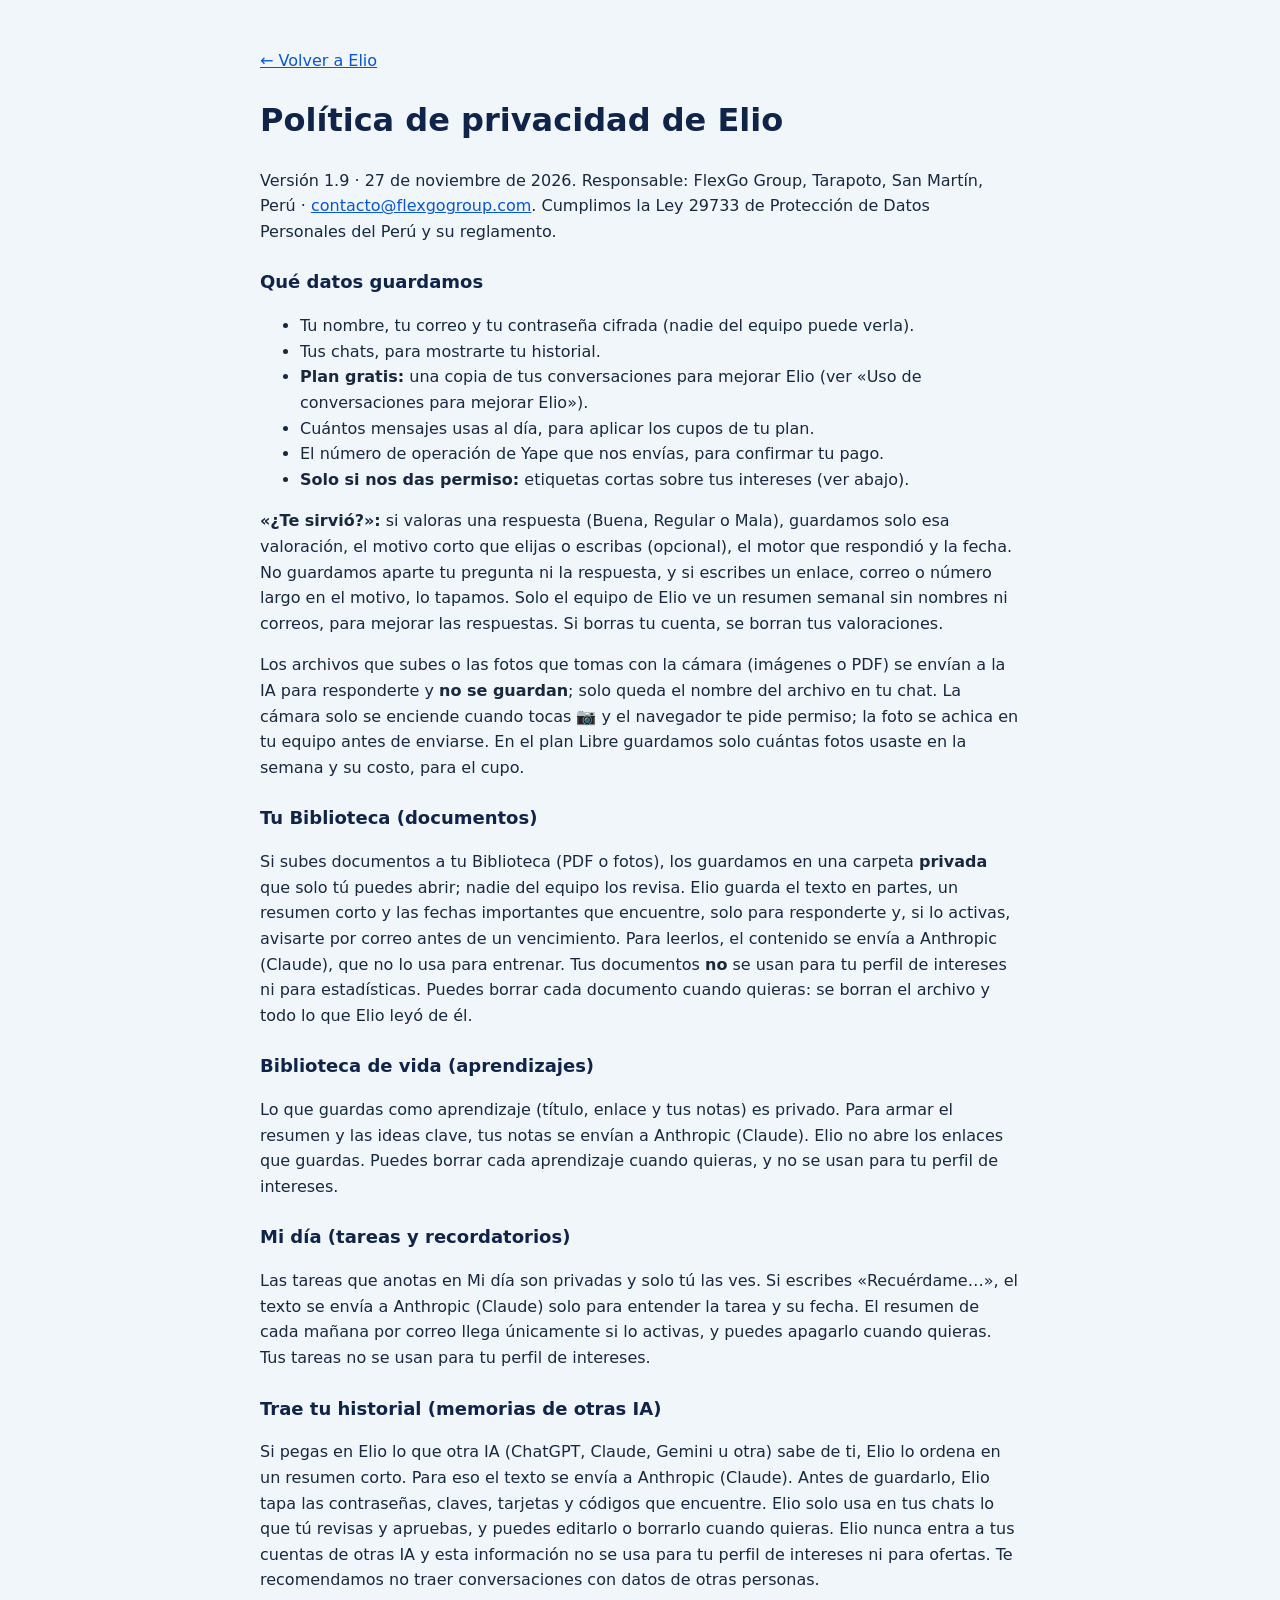
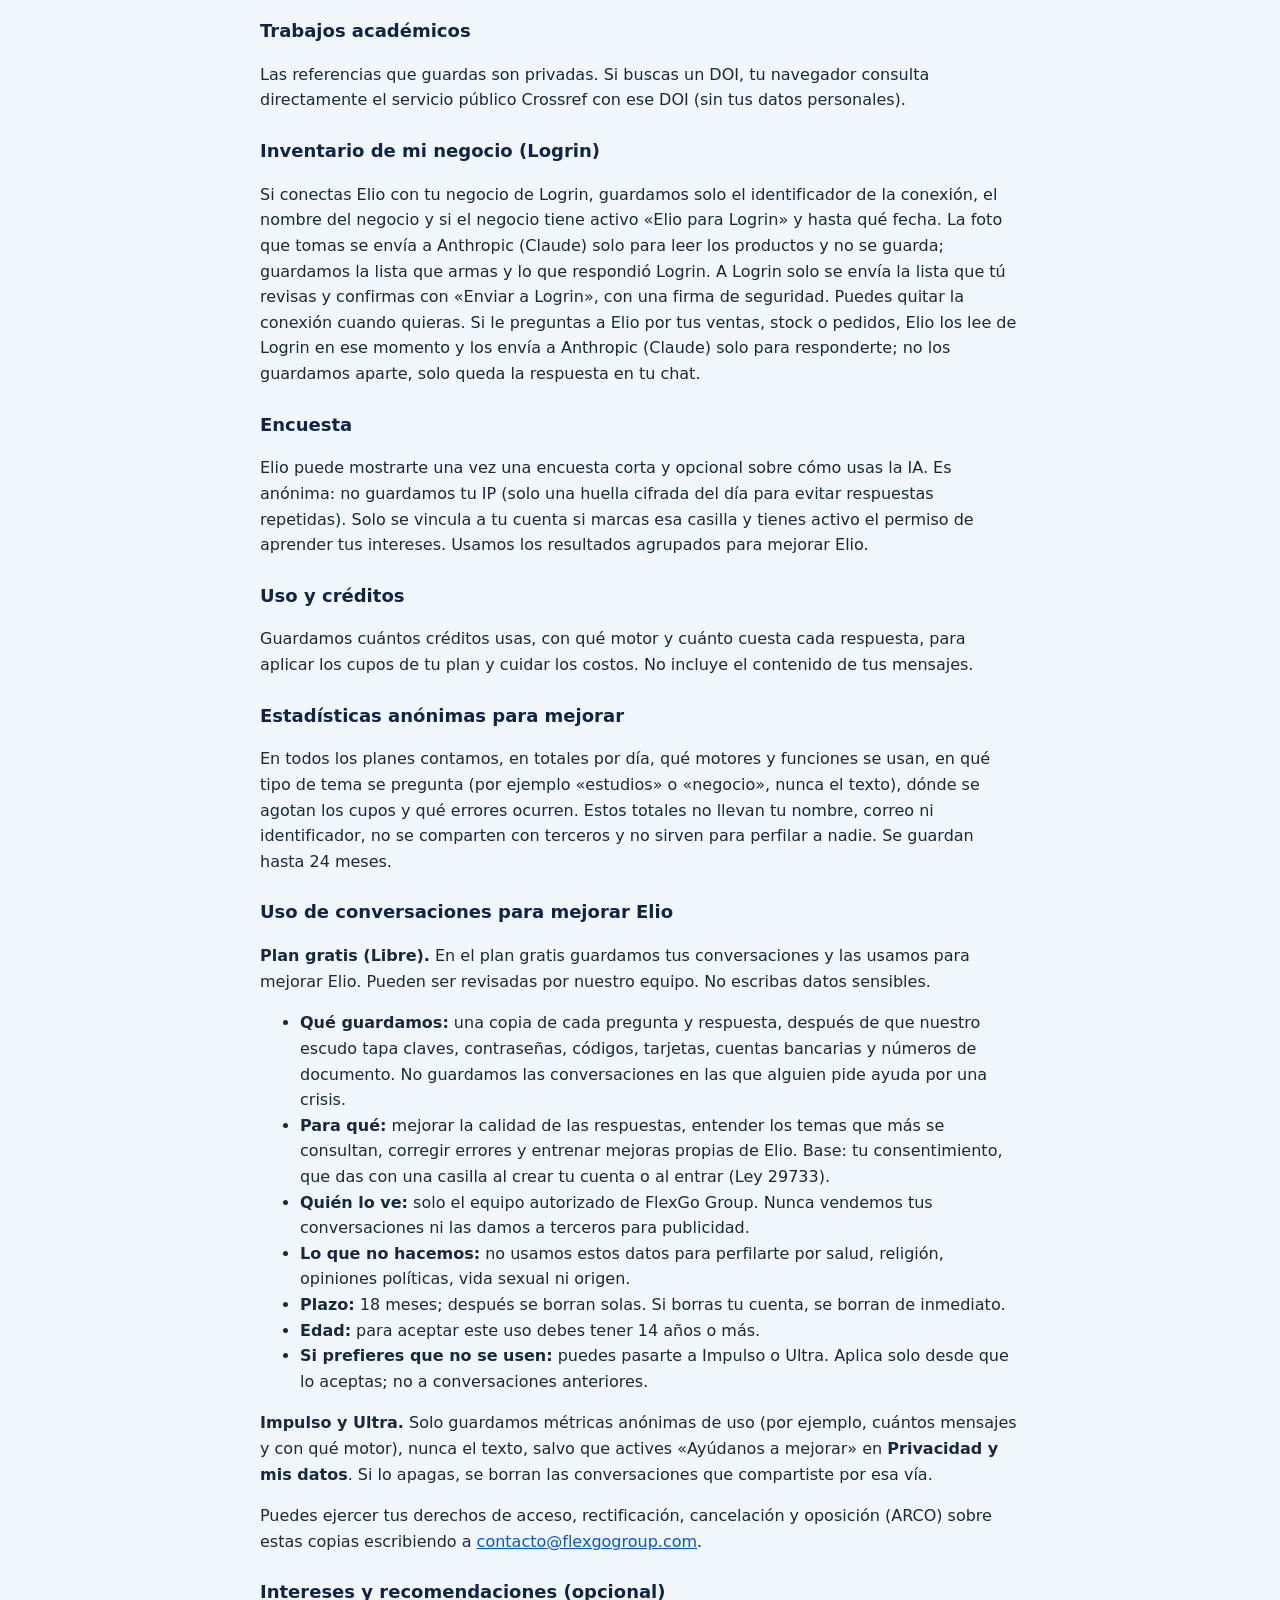
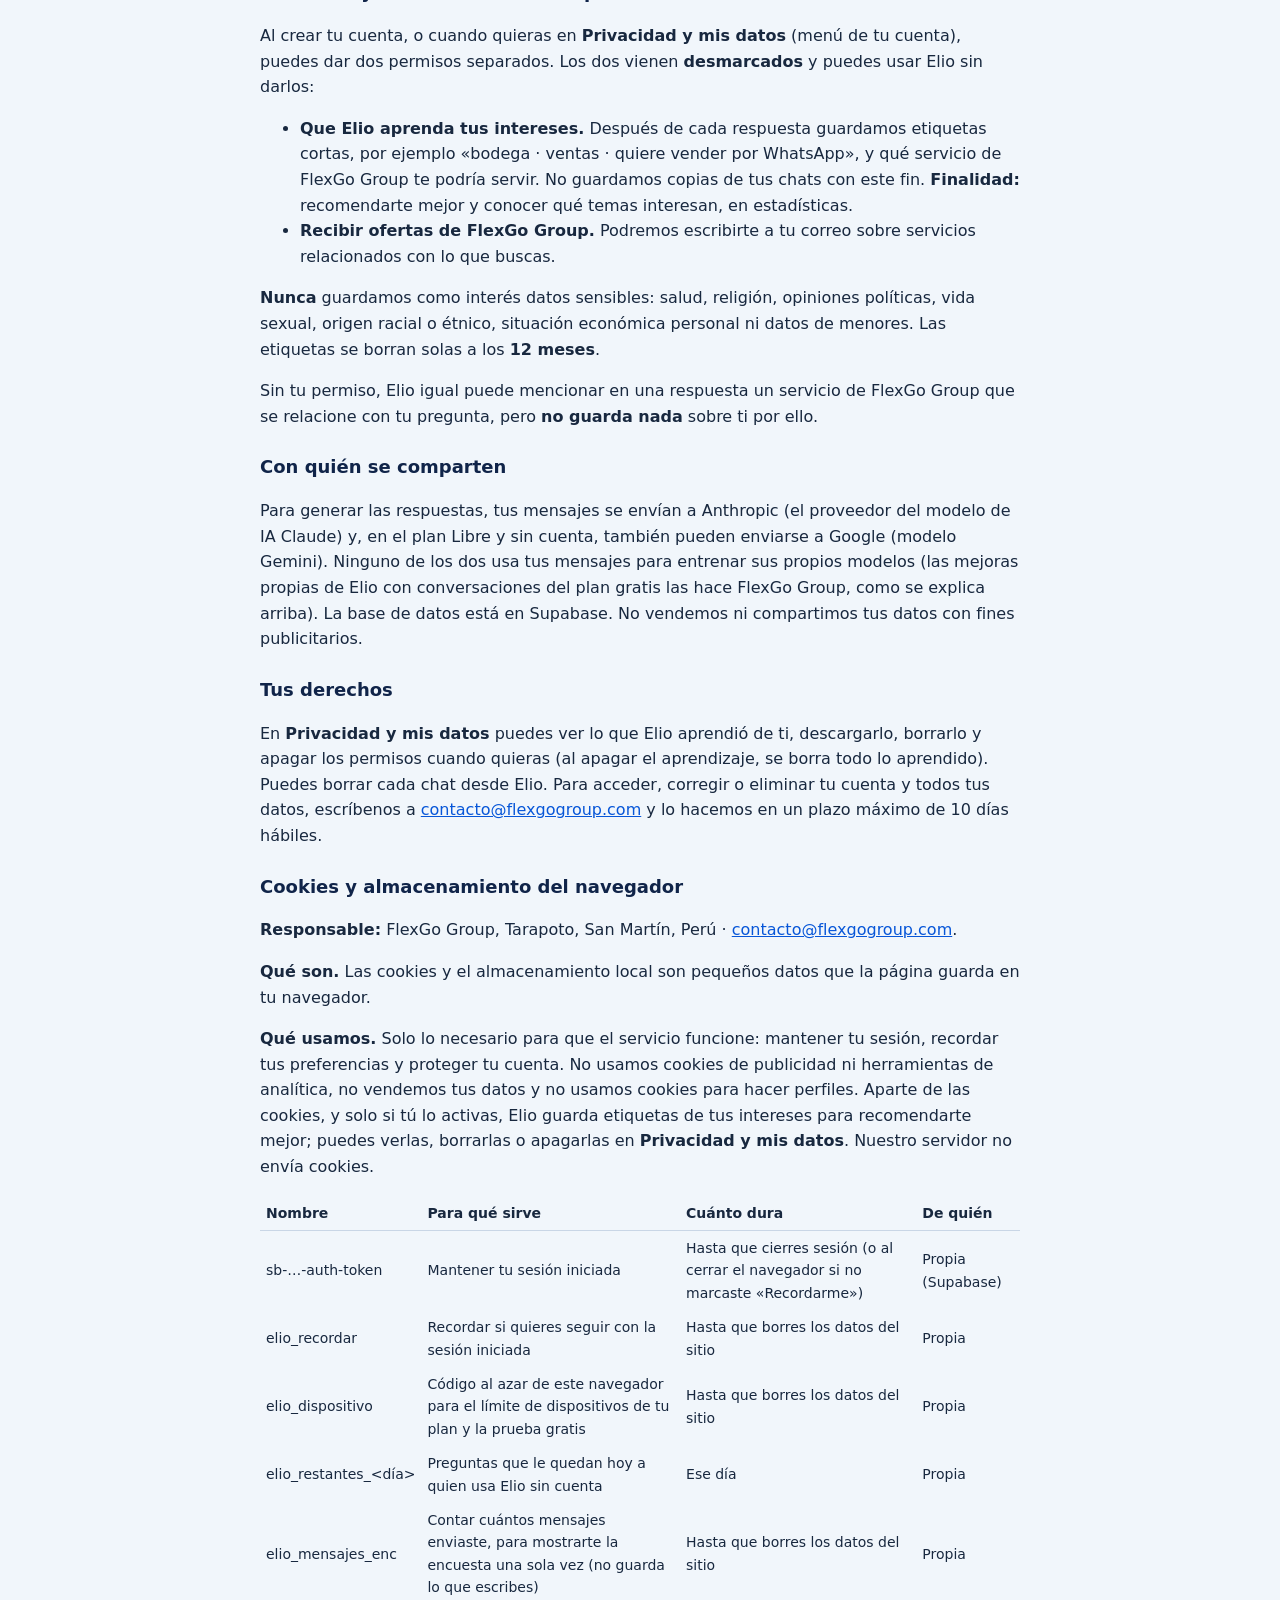
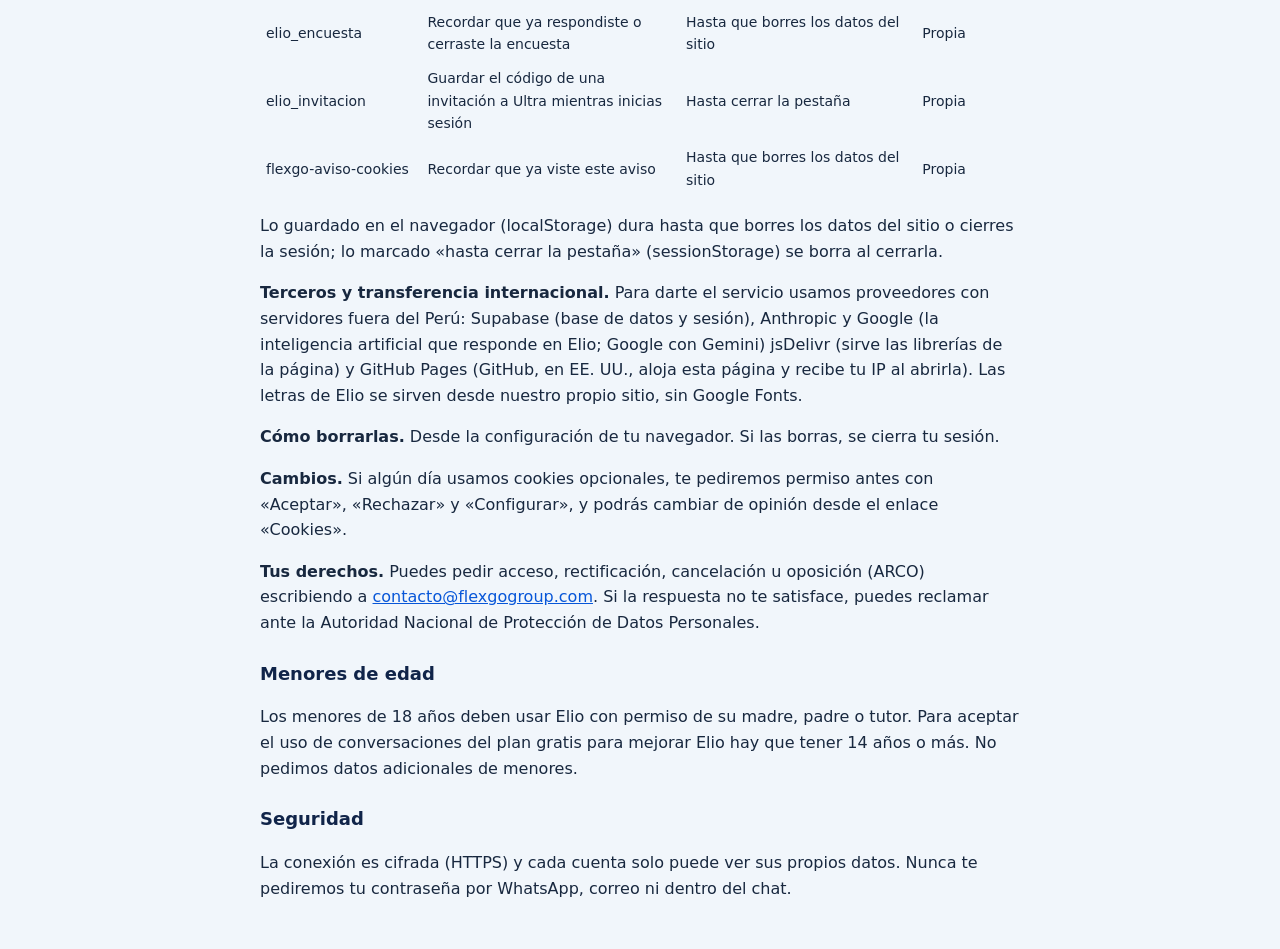
<file: privacidad.html>
<!doctype html><html lang="es"><head><meta charset="utf-8"><meta name="viewport" content="width=device-width,initial-scale=1"><title>Privacidad · Elio</title><link rel="icon" href="img/Elio_Icono-48.png"><style>body{font-family:Manrope,system-ui,sans-serif;max-width:760px;margin:0 auto;padding:32px 18px;line-height:1.6;color:#18283F;background:#F1F6FB}h1{color:#102449}h2{font-size:18px;margin-top:24px;color:#102449}a{color:#0756D8}@media(prefers-color-scheme:dark){body{background:#0b1830;color:#e6eef9}h1,h2{color:#fff}a{color:#00C6EB}}</style></head><body>
<p><a href="./">← Volver a Elio</a></p>
<h1>Política de privacidad de Elio</h1>
<p>Versión 1.9 · 27 de noviembre de 2026. Responsable: FlexGo Group, Tarapoto, San Martín, Perú · <a href="mailto:contacto@flexgogroup.com">contacto@flexgogroup.com</a>. Cumplimos la Ley 29733 de Protección de Datos Personales del Perú y su reglamento.</p>
<h2>Qué datos guardamos</h2><ul><li>Tu nombre, tu correo y tu contraseña cifrada (nadie del equipo puede verla).</li><li>Tus chats, para mostrarte tu historial.</li><li><b>Plan gratis:</b> una copia de tus conversaciones para mejorar Elio (ver «Uso de conversaciones para mejorar Elio»).</li><li>Cuántos mensajes usas al día, para aplicar los cupos de tu plan.</li><li>El número de operación de Yape que nos envías, para confirmar tu pago.</li><li><b>Solo si nos das permiso:</b> etiquetas cortas sobre tus intereses (ver abajo).</li></ul>
<p><b>«¿Te sirvió?»:</b> si valoras una respuesta (Buena, Regular o Mala), guardamos solo esa valoración, el motivo corto que elijas o escribas (opcional), el motor que respondió y la fecha. No guardamos aparte tu pregunta ni la respuesta, y si escribes un enlace, correo o número largo en el motivo, lo tapamos. Solo el equipo de Elio ve un resumen semanal sin nombres ni correos, para mejorar las respuestas. Si borras tu cuenta, se borran tus valoraciones.</p>
<p>Los archivos que subes o las fotos que tomas con la cámara (imágenes o PDF) se envían a la IA para responderte y <b>no se guardan</b>; solo queda el nombre del archivo en tu chat. La cámara solo se enciende cuando tocas 📷 y el navegador te pide permiso; la foto se achica en tu equipo antes de enviarse. En el plan Libre guardamos solo cuántas fotos usaste en la semana y su costo, para el cupo.</p>
<h2>Tu Biblioteca (documentos)</h2>
<p>Si subes documentos a tu Biblioteca (PDF o fotos), los guardamos en una carpeta <b>privada</b> que solo tú puedes abrir; nadie del equipo los revisa. Elio guarda el texto en partes, un resumen corto y las fechas importantes que encuentre, solo para responderte y, si lo activas, avisarte por correo antes de un vencimiento. Para leerlos, el contenido se envía a Anthropic (Claude), que no lo usa para entrenar. Tus documentos <b>no</b> se usan para tu perfil de intereses ni para estadísticas. Puedes borrar cada documento cuando quieras: se borran el archivo y todo lo que Elio leyó de él.</p>
<h2>Biblioteca de vida (aprendizajes)</h2><p>Lo que guardas como aprendizaje (título, enlace y tus notas) es privado. Para armar el resumen y las ideas clave, tus notas se envían a Anthropic (Claude). Elio no abre los enlaces que guardas. Puedes borrar cada aprendizaje cuando quieras, y no se usan para tu perfil de intereses.</p>
<h2>Mi día (tareas y recordatorios)</h2><p>Las tareas que anotas en Mi día son privadas y solo tú las ves. Si escribes «Recuérdame…», el texto se envía a Anthropic (Claude) solo para entender la tarea y su fecha. El resumen de cada mañana por correo llega únicamente si lo activas, y puedes apagarlo cuando quieras. Tus tareas no se usan para tu perfil de intereses.</p>
<h2>Trae tu historial (memorias de otras IA)</h2><p>Si pegas en Elio lo que otra IA (ChatGPT, Claude, Gemini u otra) sabe de ti, Elio lo ordena en un resumen corto. Para eso el texto se envía a Anthropic (Claude). Antes de guardarlo, Elio tapa las contraseñas, claves, tarjetas y códigos que encuentre. Elio solo usa en tus chats lo que tú revisas y apruebas, y puedes editarlo o borrarlo cuando quieras. Elio nunca entra a tus cuentas de otras IA y esta información no se usa para tu perfil de intereses ni para ofertas. Te recomendamos no traer conversaciones con datos de otras personas.</p>
<h2>Trabajos académicos</h2><p>Las referencias que guardas son privadas. Si buscas un DOI, tu navegador consulta directamente el servicio público Crossref con ese DOI (sin tus datos personales).</p>
<h2>Inventario de mi negocio (Logrin)</h2><p>Si conectas Elio con tu negocio de Logrin, guardamos solo el identificador de la conexión, el nombre del negocio y si el negocio tiene activo «Elio para Logrin» y hasta qué fecha. La foto que tomas se envía a Anthropic (Claude) solo para leer los productos y no se guarda; guardamos la lista que armas y lo que respondió Logrin. A Logrin solo se envía la lista que tú revisas y confirmas con «Enviar a Logrin», con una firma de seguridad. Puedes quitar la conexión cuando quieras. Si le preguntas a Elio por tus ventas, stock o pedidos, Elio los lee de Logrin en ese momento y los envía a Anthropic (Claude) solo para responderte; no los guardamos aparte, solo queda la respuesta en tu chat.</p>
<h2>Encuesta</h2><p>Elio puede mostrarte una vez una encuesta corta y opcional sobre cómo usas la IA. Es anónima: no guardamos tu IP (solo una huella cifrada del día para evitar respuestas repetidas). Solo se vincula a tu cuenta si marcas esa casilla y tienes activo el permiso de aprender tus intereses. Usamos los resultados agrupados para mejorar Elio.</p>
<h2>Uso y créditos</h2><p>Guardamos cuántos créditos usas, con qué motor y cuánto cuesta cada respuesta, para aplicar los cupos de tu plan y cuidar los costos. No incluye el contenido de tus mensajes.</p><h2>Estadísticas anónimas para mejorar</h2><p>En todos los planes contamos, en totales por día, qué motores y funciones se usan, en qué tipo de tema se pregunta (por ejemplo «estudios» o «negocio», nunca el texto), dónde se agotan los cupos y qué errores ocurren. Estos totales no llevan tu nombre, correo ni identificador, no se comparten con terceros y no sirven para perfilar a nadie. Se guardan hasta 24 meses.</p>
<h2 id="mejora">Uso de conversaciones para mejorar Elio</h2><p><b>Plan gratis (Libre).</b> En el plan gratis guardamos tus conversaciones y las usamos para mejorar Elio. Pueden ser revisadas por nuestro equipo. No escribas datos sensibles.</p><ul><li><b>Qué guardamos:</b> una copia de cada pregunta y respuesta, después de que nuestro escudo tapa claves, contraseñas, códigos, tarjetas, cuentas bancarias y números de documento. No guardamos las conversaciones en las que alguien pide ayuda por una crisis.</li><li><b>Para qué:</b> mejorar la calidad de las respuestas, entender los temas que más se consultan, corregir errores y entrenar mejoras propias de Elio. Base: tu consentimiento, que das con una casilla al crear tu cuenta o al entrar (Ley 29733).</li><li><b>Quién lo ve:</b> solo el equipo autorizado de FlexGo Group. Nunca vendemos tus conversaciones ni las damos a terceros para publicidad.</li><li><b>Lo que no hacemos:</b> no usamos estos datos para perfilarte por salud, religión, opiniones políticas, vida sexual ni origen.</li><li><b>Plazo:</b> 18 meses; después se borran solas. Si borras tu cuenta, se borran de inmediato.</li><li><b>Edad:</b> para aceptar este uso debes tener 14 años o más.</li><li><b>Si prefieres que no se usen:</b> puedes pasarte a Impulso o Ultra. Aplica solo desde que lo aceptas; no a conversaciones anteriores.</li></ul><p><b>Impulso y Ultra.</b> Solo guardamos métricas anónimas de uso (por ejemplo, cuántos mensajes y con qué motor), nunca el texto, salvo que actives «Ayúdanos a mejorar» en <b>Privacidad y mis datos</b>. Si lo apagas, se borran las conversaciones que compartiste por esa vía.</p><p>Puedes ejercer tus derechos de acceso, rectificación, cancelación y oposición (ARCO) sobre estas copias escribiendo a <a href="mailto:contacto@flexgogroup.com">contacto@flexgogroup.com</a>.</p>
<h2>Intereses y recomendaciones (opcional)</h2>
<p>Al crear tu cuenta, o cuando quieras en <b>Privacidad y mis datos</b> (menú de tu cuenta), puedes dar dos permisos separados. Los dos vienen <b>desmarcados</b> y puedes usar Elio sin darlos:</p>
<ul><li><b>Que Elio aprenda tus intereses.</b> Después de cada respuesta guardamos etiquetas cortas, por ejemplo «bodega · ventas · quiere vender por WhatsApp», y qué servicio de FlexGo Group te podría servir. No guardamos copias de tus chats con este fin. <b>Finalidad:</b> recomendarte mejor y conocer qué temas interesan, en estadísticas.</li>
<li><b>Recibir ofertas de FlexGo Group.</b> Podremos escribirte a tu correo sobre servicios relacionados con lo que buscas.</li></ul>
<p><b>Nunca</b> guardamos como interés datos sensibles: salud, religión, opiniones políticas, vida sexual, origen racial o étnico, situación económica personal ni datos de menores. Las etiquetas se borran solas a los <b>12 meses</b>.</p>
<p>Sin tu permiso, Elio igual puede mencionar en una respuesta un servicio de FlexGo Group que se relacione con tu pregunta, pero <b>no guarda nada</b> sobre ti por ello.</p>
<h2>Con quién se comparten</h2><p>Para generar las respuestas, tus mensajes se envían a Anthropic (el proveedor del modelo de IA Claude) y, en el plan Libre y sin cuenta, también pueden enviarse a Google (modelo Gemini). Ninguno de los dos usa tus mensajes para entrenar sus propios modelos (las mejoras propias de Elio con conversaciones del plan gratis las hace FlexGo Group, como se explica arriba). La base de datos está en Supabase. No vendemos ni compartimos tus datos con fines publicitarios.</p>
<h2>Tus derechos</h2><p>En <b>Privacidad y mis datos</b> puedes ver lo que Elio aprendió de ti, descargarlo, borrarlo y apagar los permisos cuando quieras (al apagar el aprendizaje, se borra todo lo aprendido). Puedes borrar cada chat desde Elio. Para acceder, corregir o eliminar tu cuenta y todos tus datos, escríbenos a <a href="mailto:contacto@flexgogroup.com">contacto@flexgogroup.com</a> y lo hacemos en un plazo máximo de 10 días hábiles.</p>
<h2 id="cookies">Cookies y almacenamiento del navegador</h2><p><b>Responsable:</b> FlexGo Group, Tarapoto, San Martín, Perú · <a href="mailto:contacto@flexgogroup.com">contacto@flexgogroup.com</a>.</p><p><b>Qué son.</b> Las cookies y el almacenamiento local son pequeños datos que la página guarda en tu navegador.</p><p><b>Qué usamos.</b> Solo lo necesario para que el servicio funcione: mantener tu sesión, recordar tus preferencias y proteger tu cuenta. No usamos cookies de publicidad ni herramientas de analítica, no vendemos tus datos y no usamos cookies para hacer perfiles. Aparte de las cookies, y solo si tú lo activas, Elio guarda etiquetas de tus intereses para recomendarte mejor; puedes verlas, borrarlas o apagarlas en <b>Privacidad y mis datos</b>. Nuestro servidor no envía cookies.</p>
<table style="width:100%;border-collapse:collapse;font-size:14px"><thead><tr><th style="text-align:left;border-bottom:1px solid #c9d6e6;padding:6px">Nombre</th><th style="text-align:left;border-bottom:1px solid #c9d6e6;padding:6px">Para qué sirve</th><th style="text-align:left;border-bottom:1px solid #c9d6e6;padding:6px">Cuánto dura</th><th style="text-align:left;border-bottom:1px solid #c9d6e6;padding:6px">De quién</th></tr></thead><tbody>
<tr><td style="padding:6px">sb-…-auth-token</td><td style="padding:6px">Mantener tu sesión iniciada</td><td style="padding:6px">Hasta que cierres sesión (o al cerrar el navegador si no marcaste «Recordarme»)</td><td style="padding:6px">Propia (Supabase)</td></tr>
<tr><td style="padding:6px">elio_recordar</td><td style="padding:6px">Recordar si quieres seguir con la sesión iniciada</td><td style="padding:6px">Hasta que borres los datos del sitio</td><td style="padding:6px">Propia</td></tr>
<tr><td style="padding:6px">elio_dispositivo</td><td style="padding:6px">Código al azar de este navegador para el límite de dispositivos de tu plan y la prueba gratis</td><td style="padding:6px">Hasta que borres los datos del sitio</td><td style="padding:6px">Propia</td></tr>
<tr><td style="padding:6px">elio_restantes_&lt;día&gt;</td><td style="padding:6px">Preguntas que le quedan hoy a quien usa Elio sin cuenta</td><td style="padding:6px">Ese día</td><td style="padding:6px">Propia</td></tr>
<tr><td style="padding:6px">elio_mensajes_enc</td><td style="padding:6px">Contar cuántos mensajes enviaste, para mostrarte la encuesta una sola vez (no guarda lo que escribes)</td><td style="padding:6px">Hasta que borres los datos del sitio</td><td style="padding:6px">Propia</td></tr>
<tr><td style="padding:6px">elio_encuesta</td><td style="padding:6px">Recordar que ya respondiste o cerraste la encuesta</td><td style="padding:6px">Hasta que borres los datos del sitio</td><td style="padding:6px">Propia</td></tr>
<tr><td style="padding:6px">elio_invitacion</td><td style="padding:6px">Guardar el código de una invitación a Ultra mientras inicias sesión</td><td style="padding:6px">Hasta cerrar la pestaña</td><td style="padding:6px">Propia</td></tr>
<tr><td style="padding:6px">flexgo-aviso-cookies</td><td style="padding:6px">Recordar que ya viste este aviso</td><td style="padding:6px">Hasta que borres los datos del sitio</td><td style="padding:6px">Propia</td></tr>
</tbody></table>
<p>Lo guardado en el navegador (localStorage) dura hasta que borres los datos del sitio o cierres la sesión; lo marcado «hasta cerrar la pestaña» (sessionStorage) se borra al cerrarla.</p>
<p><b>Terceros y transferencia internacional.</b> Para darte el servicio usamos proveedores con servidores fuera del Perú: Supabase (base de datos y sesión), Anthropic y Google (la inteligencia artificial que responde en Elio; Google con Gemini) jsDelivr (sirve las librerías de la página) y GitHub Pages (GitHub, en EE. UU., aloja esta página y recibe tu IP al abrirla). Las letras de Elio se sirven desde nuestro propio sitio, sin Google Fonts.</p>
<p><b>Cómo borrarlas.</b> Desde la configuración de tu navegador. Si las borras, se cierra tu sesión.</p>
<p><b>Cambios.</b> Si algún día usamos cookies opcionales, te pediremos permiso antes con «Aceptar», «Rechazar» y «Configurar», y podrás cambiar de opinión desde el enlace «Cookies».</p>
<p><b>Tus derechos.</b> Puedes pedir acceso, rectificación, cancelación u oposición (ARCO) escribiendo a <a href="mailto:contacto@flexgogroup.com">contacto@flexgogroup.com</a>. Si la respuesta no te satisface, puedes reclamar ante la Autoridad Nacional de Protección de Datos Personales.</p>
<h2>Menores de edad</h2><p>Los menores de 18 años deben usar Elio con permiso de su madre, padre o tutor. Para aceptar el uso de conversaciones del plan gratis para mejorar Elio hay que tener 14 años o más. No pedimos datos adicionales de menores.</p>
<h2>Seguridad</h2><p>La conexión es cifrada (HTTPS) y cada cuenta solo puede ver sus propios datos. Nunca te pediremos tu contraseña por WhatsApp, correo ni dentro del chat.</p>
</body></html>
</file>
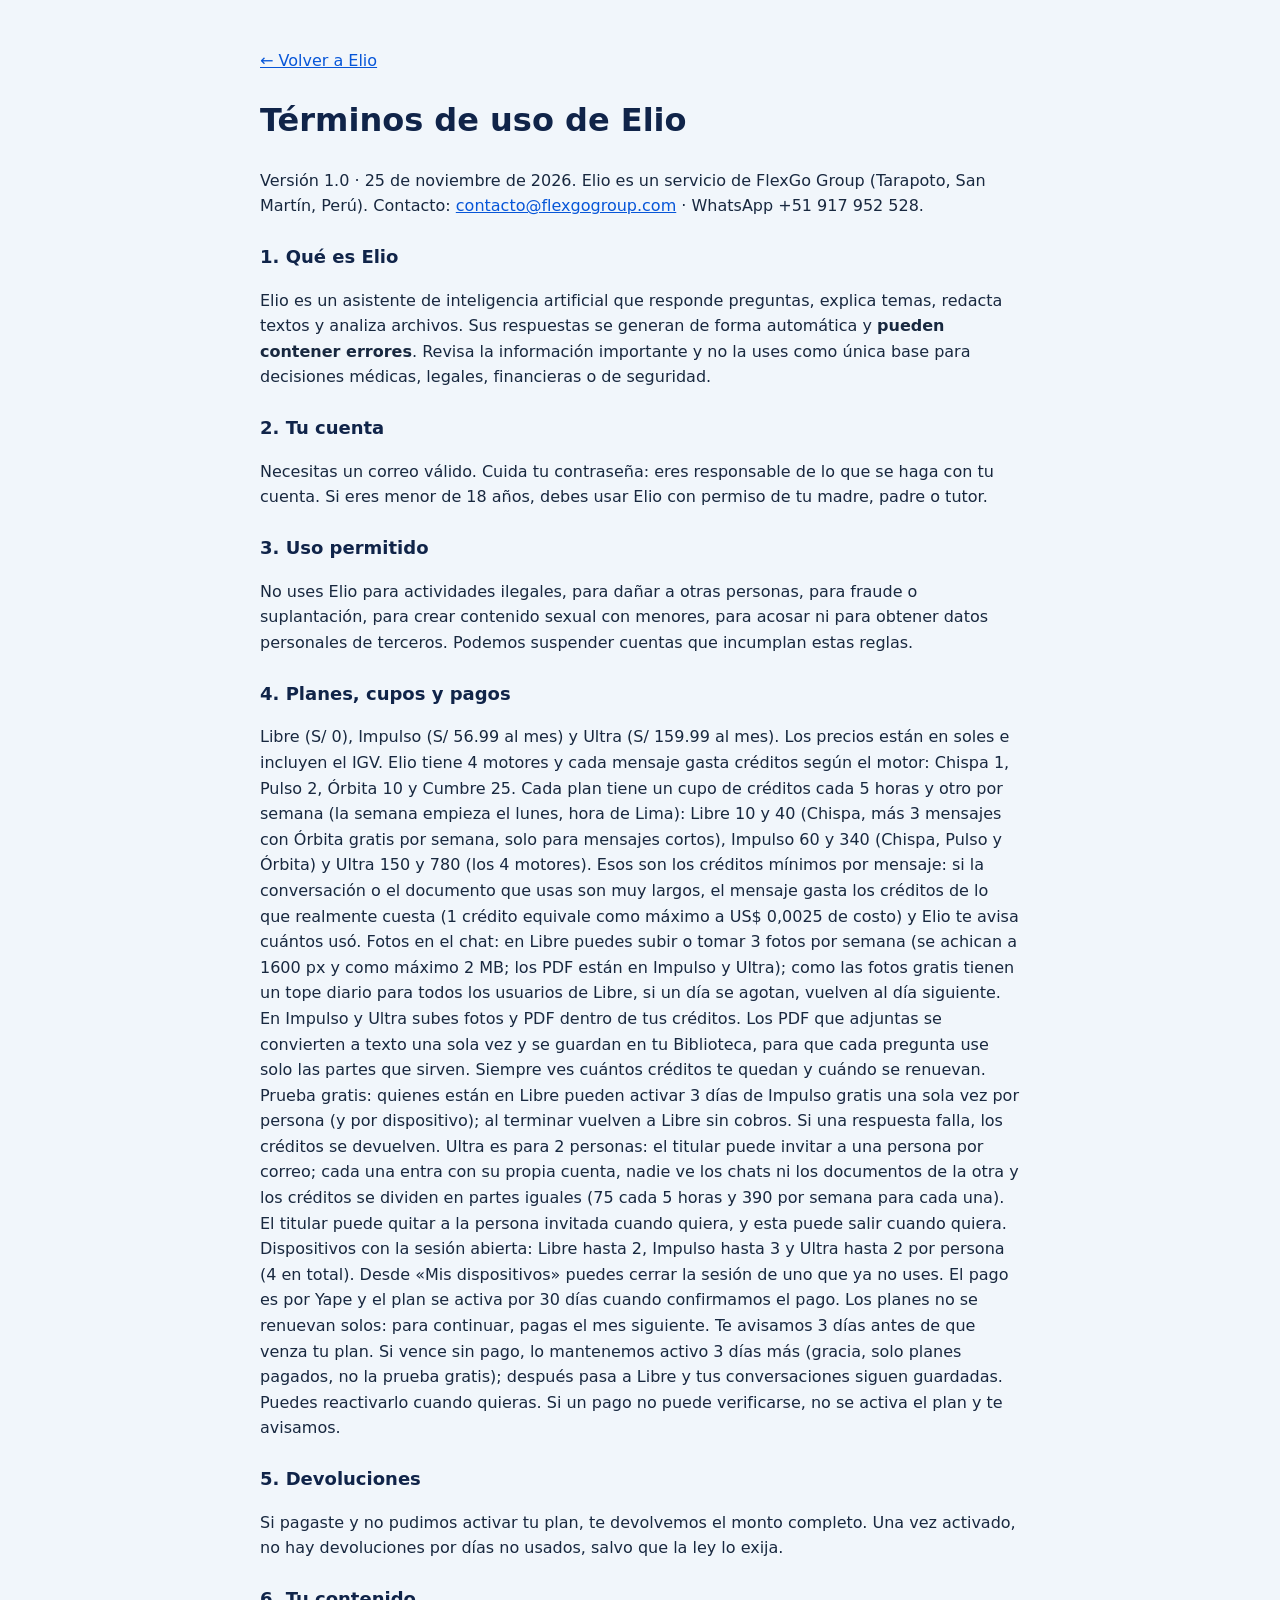
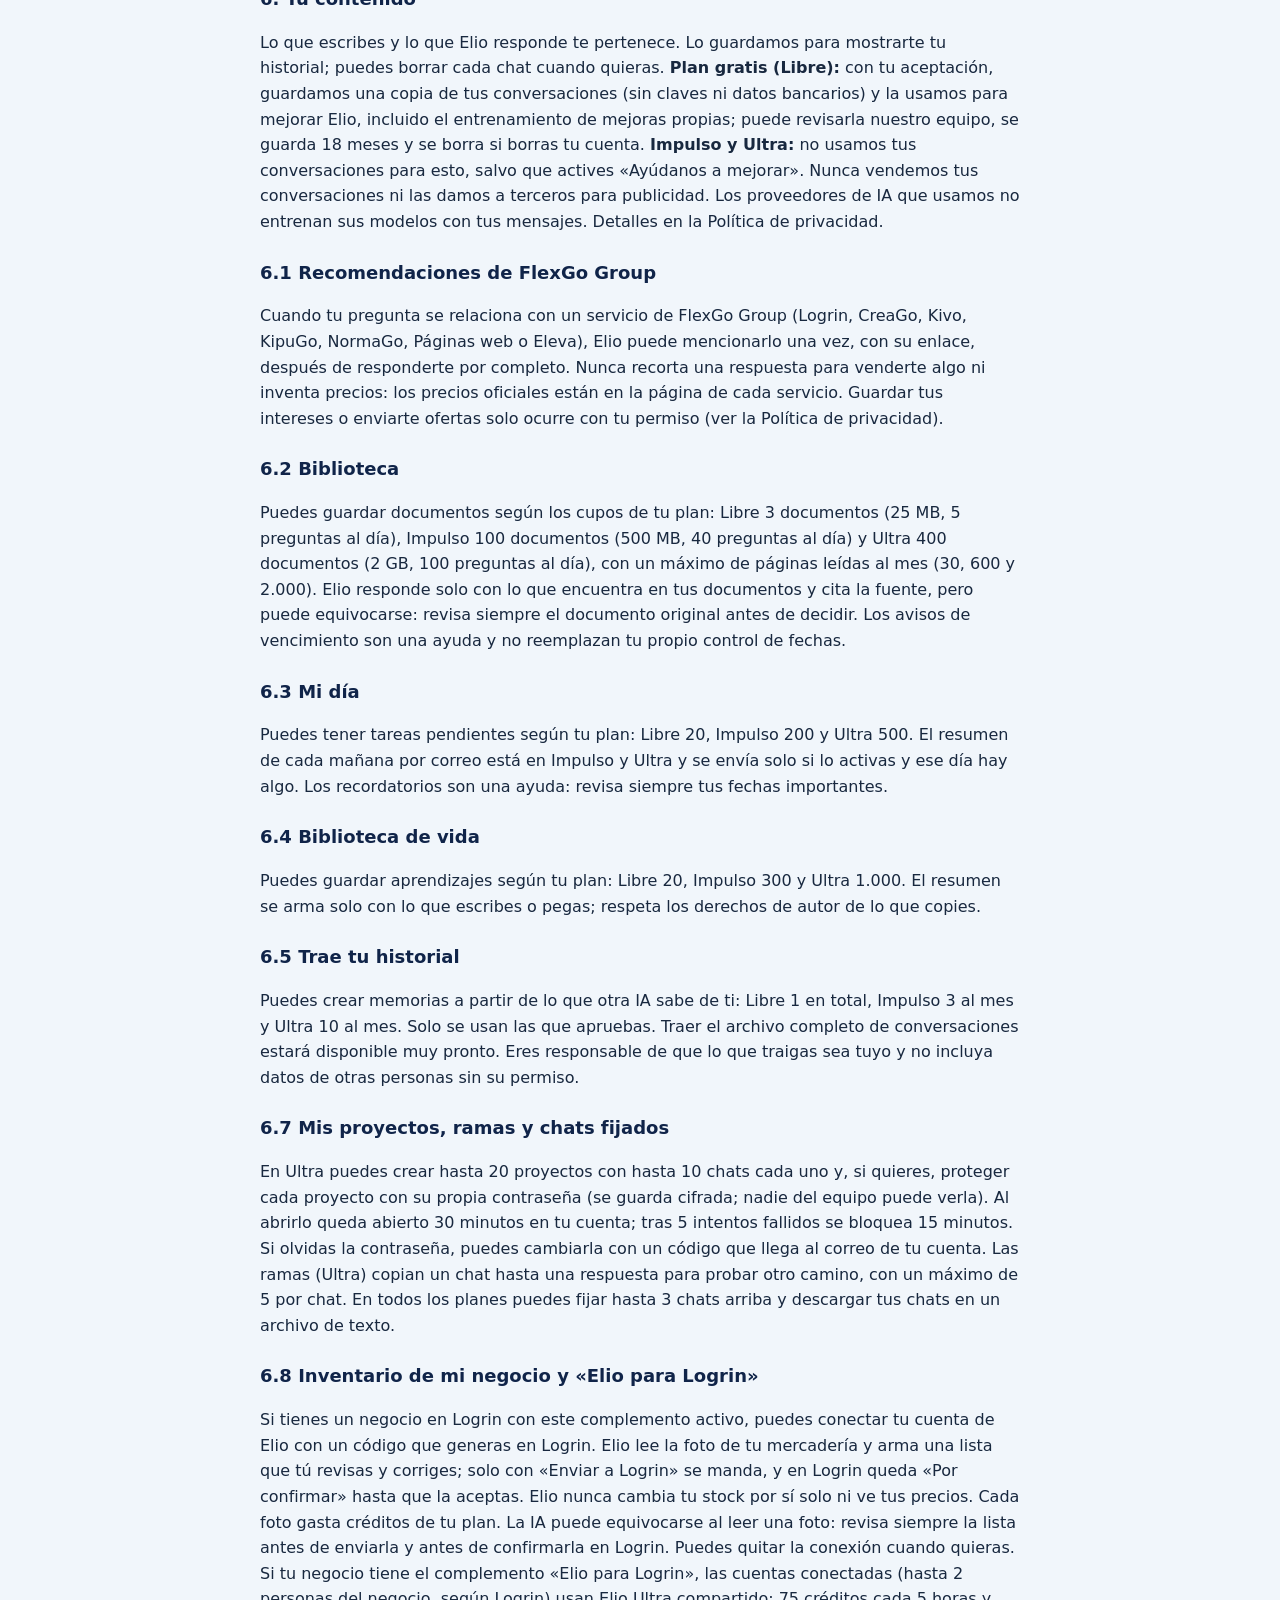
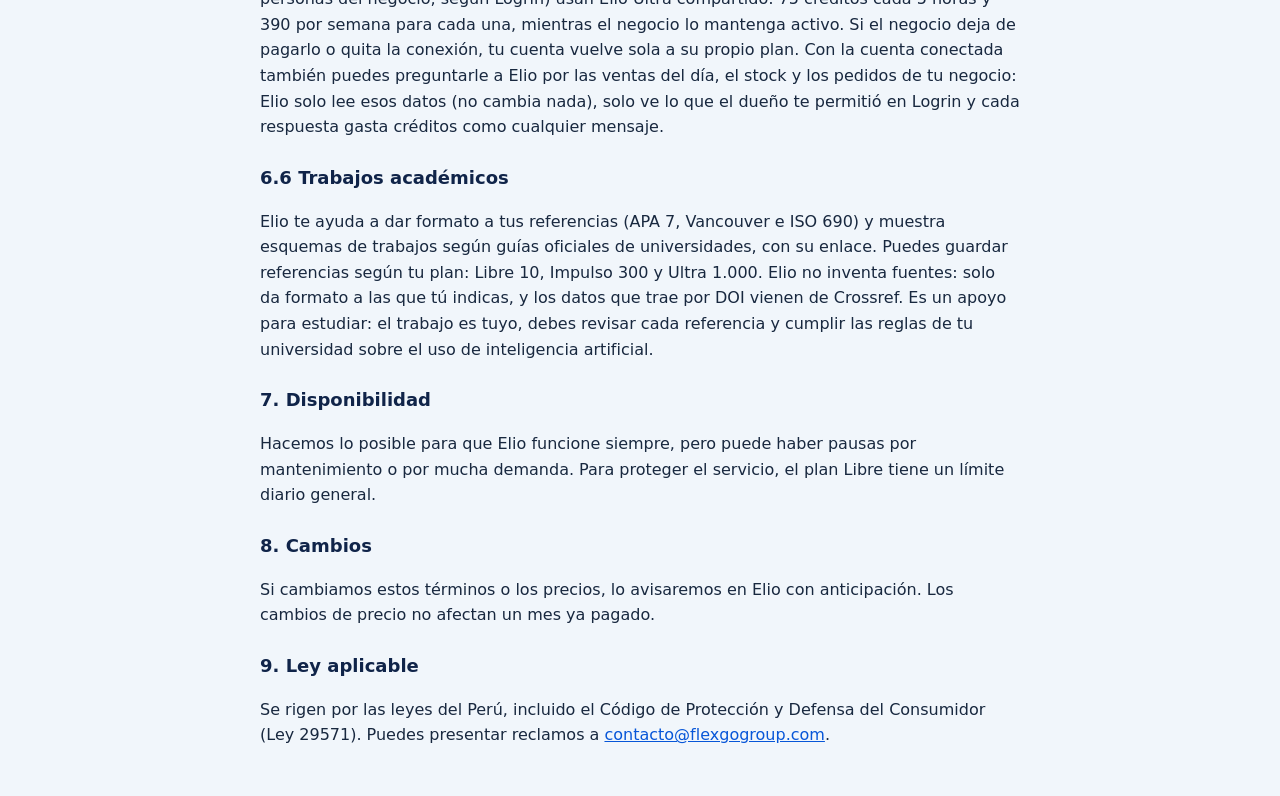
<file: terminos.html>
<!doctype html><html lang="es"><head><meta charset="utf-8"><meta name="viewport" content="width=device-width,initial-scale=1"><title>Términos de uso · Elio</title><link rel="icon" href="img/Elio_Icono-48.png"><style>body{font-family:Manrope,system-ui,sans-serif;max-width:760px;margin:0 auto;padding:32px 18px;line-height:1.6;color:#18283F;background:#F1F6FB}h1{color:#102449}h2{font-size:18px;margin-top:24px;color:#102449}a{color:#0756D8}@media(prefers-color-scheme:dark){body{background:#0b1830;color:#e6eef9}h1,h2{color:#fff}a{color:#00C6EB}}</style></head><body>
<p><a href="./">← Volver a Elio</a></p>
<h1>Términos de uso de Elio</h1>
<p>Versión 1.0 · 25 de noviembre de 2026. Elio es un servicio de FlexGo Group (Tarapoto, San Martín, Perú). Contacto: <a href="mailto:contacto@flexgogroup.com">contacto@flexgogroup.com</a> · WhatsApp +51 917 952 528.</p>
<h2>1. Qué es Elio</h2><p>Elio es un asistente de inteligencia artificial que responde preguntas, explica temas, redacta textos y analiza archivos. Sus respuestas se generan de forma automática y <b>pueden contener errores</b>. Revisa la información importante y no la uses como única base para decisiones médicas, legales, financieras o de seguridad.</p>
<h2>2. Tu cuenta</h2><p>Necesitas un correo válido. Cuida tu contraseña: eres responsable de lo que se haga con tu cuenta. Si eres menor de 18 años, debes usar Elio con permiso de tu madre, padre o tutor.</p>
<h2>3. Uso permitido</h2><p>No uses Elio para actividades ilegales, para dañar a otras personas, para fraude o suplantación, para crear contenido sexual con menores, para acosar ni para obtener datos personales de terceros. Podemos suspender cuentas que incumplan estas reglas.</p>
<h2>4. Planes, cupos y pagos</h2><p>Libre (S/ 0), Impulso (S/ 56.99 al mes) y Ultra (S/ 159.99 al mes). Los precios están en soles e incluyen el IGV. Elio tiene 4 motores y cada mensaje gasta créditos según el motor: Chispa 1, Pulso 2, Órbita 10 y Cumbre 25. Cada plan tiene un cupo de créditos cada 5 horas y otro por semana (la semana empieza el lunes, hora de Lima): Libre 10 y 40 (Chispa, más 3 mensajes con Órbita gratis por semana, solo para mensajes cortos), Impulso 60 y 340 (Chispa, Pulso y Órbita) y Ultra 150 y 780 (los 4 motores). Esos son los créditos mínimos por mensaje: si la conversación o el documento que usas son muy largos, el mensaje gasta los créditos de lo que realmente cuesta (1 crédito equivale como máximo a US$ 0,0025 de costo) y Elio te avisa cuántos usó. Fotos en el chat: en Libre puedes subir o tomar 3 fotos por semana (se achican a 1600 px y como máximo 2 MB; los PDF están en Impulso y Ultra); como las fotos gratis tienen un tope diario para todos los usuarios de Libre, si un día se agotan, vuelven al día siguiente. En Impulso y Ultra subes fotos y PDF dentro de tus créditos. Los PDF que adjuntas se convierten a texto una sola vez y se guardan en tu Biblioteca, para que cada pregunta use solo las partes que sirven. Siempre ves cuántos créditos te quedan y cuándo se renuevan. Prueba gratis: quienes están en Libre pueden activar 3 días de Impulso gratis una sola vez por persona (y por dispositivo); al terminar vuelven a Libre sin cobros. Si una respuesta falla, los créditos se devuelven. Ultra es para 2 personas: el titular puede invitar a una persona por correo; cada una entra con su propia cuenta, nadie ve los chats ni los documentos de la otra y los créditos se dividen en partes iguales (75 cada 5 horas y 390 por semana para cada una). El titular puede quitar a la persona invitada cuando quiera, y esta puede salir cuando quiera. Dispositivos con la sesión abierta: Libre hasta 2, Impulso hasta 3 y Ultra hasta 2 por persona (4 en total). Desde «Mis dispositivos» puedes cerrar la sesión de uno que ya no uses. El pago es por Yape y el plan se activa por 30 días cuando confirmamos el pago. Los planes no se renuevan solos: para continuar, pagas el mes siguiente. Te avisamos 3 días antes de que venza tu plan. Si vence sin pago, lo mantenemos activo 3 días más (gracia, solo planes pagados, no la prueba gratis); después pasa a Libre y tus conversaciones siguen guardadas. Puedes reactivarlo cuando quieras. Si un pago no puede verificarse, no se activa el plan y te avisamos.</p>
<h2>5. Devoluciones</h2><p>Si pagaste y no pudimos activar tu plan, te devolvemos el monto completo. Una vez activado, no hay devoluciones por días no usados, salvo que la ley lo exija.</p>
<h2>6. Tu contenido</h2><p>Lo que escribes y lo que Elio responde te pertenece. Lo guardamos para mostrarte tu historial; puedes borrar cada chat cuando quieras. <b>Plan gratis (Libre):</b> con tu aceptación, guardamos una copia de tus conversaciones (sin claves ni datos bancarios) y la usamos para mejorar Elio, incluido el entrenamiento de mejoras propias; puede revisarla nuestro equipo, se guarda 18 meses y se borra si borras tu cuenta. <b>Impulso y Ultra:</b> no usamos tus conversaciones para esto, salvo que actives «Ayúdanos a mejorar». Nunca vendemos tus conversaciones ni las damos a terceros para publicidad. Los proveedores de IA que usamos no entrenan sus modelos con tus mensajes. Detalles en la Política de privacidad.</p>
<h2>6.1 Recomendaciones de FlexGo Group</h2><p>Cuando tu pregunta se relaciona con un servicio de FlexGo Group (Logrin, CreaGo, Kivo, KipuGo, NormaGo, Páginas web o Eleva), Elio puede mencionarlo una vez, con su enlace, después de responderte por completo. Nunca recorta una respuesta para venderte algo ni inventa precios: los precios oficiales están en la página de cada servicio. Guardar tus intereses o enviarte ofertas solo ocurre con tu permiso (ver la Política de privacidad).</p>
<h2>6.2 Biblioteca</h2><p>Puedes guardar documentos según los cupos de tu plan: Libre 3 documentos (25 MB, 5 preguntas al día), Impulso 100 documentos (500 MB, 40 preguntas al día) y Ultra 400 documentos (2 GB, 100 preguntas al día), con un máximo de páginas leídas al mes (30, 600 y 2.000). Elio responde solo con lo que encuentra en tus documentos y cita la fuente, pero puede equivocarse: revisa siempre el documento original antes de decidir. Los avisos de vencimiento son una ayuda y no reemplazan tu propio control de fechas.</p>
<h2>6.3 Mi día</h2><p>Puedes tener tareas pendientes según tu plan: Libre 20, Impulso 200 y Ultra 500. El resumen de cada mañana por correo está en Impulso y Ultra y se envía solo si lo activas y ese día hay algo. Los recordatorios son una ayuda: revisa siempre tus fechas importantes.</p>
<h2>6.4 Biblioteca de vida</h2><p>Puedes guardar aprendizajes según tu plan: Libre 20, Impulso 300 y Ultra 1.000. El resumen se arma solo con lo que escribes o pegas; respeta los derechos de autor de lo que copies.</p>
<h2>6.5 Trae tu historial</h2><p>Puedes crear memorias a partir de lo que otra IA sabe de ti: Libre 1 en total, Impulso 3 al mes y Ultra 10 al mes. Solo se usan las que apruebas. Traer el archivo completo de conversaciones estará disponible muy pronto. Eres responsable de que lo que traigas sea tuyo y no incluya datos de otras personas sin su permiso.</p>
<h2>6.7 Mis proyectos, ramas y chats fijados</h2><p>En Ultra puedes crear hasta 20 proyectos con hasta 10 chats cada uno y, si quieres, proteger cada proyecto con su propia contraseña (se guarda cifrada; nadie del equipo puede verla). Al abrirlo queda abierto 30 minutos en tu cuenta; tras 5 intentos fallidos se bloquea 15 minutos. Si olvidas la contraseña, puedes cambiarla con un código que llega al correo de tu cuenta. Las ramas (Ultra) copian un chat hasta una respuesta para probar otro camino, con un máximo de 5 por chat. En todos los planes puedes fijar hasta 3 chats arriba y descargar tus chats en un archivo de texto.</p>
<h2>6.8 Inventario de mi negocio y «Elio para Logrin»</h2><p>Si tienes un negocio en Logrin con este complemento activo, puedes conectar tu cuenta de Elio con un código que generas en Logrin. Elio lee la foto de tu mercadería y arma una lista que tú revisas y corriges; solo con «Enviar a Logrin» se manda, y en Logrin queda «Por confirmar» hasta que la aceptas. Elio nunca cambia tu stock por sí solo ni ve tus precios. Cada foto gasta créditos de tu plan. La IA puede equivocarse al leer una foto: revisa siempre la lista antes de enviarla y antes de confirmarla en Logrin. Puedes quitar la conexión cuando quieras. Si tu negocio tiene el complemento «Elio para Logrin», las cuentas conectadas (hasta 2 personas del negocio, según Logrin) usan Elio Ultra compartido: 75 créditos cada 5 horas y 390 por semana para cada una, mientras el negocio lo mantenga activo. Si el negocio deja de pagarlo o quita la conexión, tu cuenta vuelve sola a su propio plan. Con la cuenta conectada también puedes preguntarle a Elio por las ventas del día, el stock y los pedidos de tu negocio: Elio solo lee esos datos (no cambia nada), solo ve lo que el dueño te permitió en Logrin y cada respuesta gasta créditos como cualquier mensaje.</p>
<h2>6.6 Trabajos académicos</h2><p>Elio te ayuda a dar formato a tus referencias (APA 7, Vancouver e ISO 690) y muestra esquemas de trabajos según guías oficiales de universidades, con su enlace. Puedes guardar referencias según tu plan: Libre 10, Impulso 300 y Ultra 1.000. Elio no inventa fuentes: solo da formato a las que tú indicas, y los datos que trae por DOI vienen de Crossref. Es un apoyo para estudiar: el trabajo es tuyo, debes revisar cada referencia y cumplir las reglas de tu universidad sobre el uso de inteligencia artificial.</p>
<h2>7. Disponibilidad</h2><p>Hacemos lo posible para que Elio funcione siempre, pero puede haber pausas por mantenimiento o por mucha demanda. Para proteger el servicio, el plan Libre tiene un límite diario general.</p>
<h2>8. Cambios</h2><p>Si cambiamos estos términos o los precios, lo avisaremos en Elio con anticipación. Los cambios de precio no afectan un mes ya pagado.</p>
<h2>9. Ley aplicable</h2><p>Se rigen por las leyes del Perú, incluido el Código de Protección y Defensa del Consumidor (Ley 29571). Puedes presentar reclamos a <a href="mailto:contacto@flexgogroup.com">contacto@flexgogroup.com</a>.</p>
</body></html>
</file>
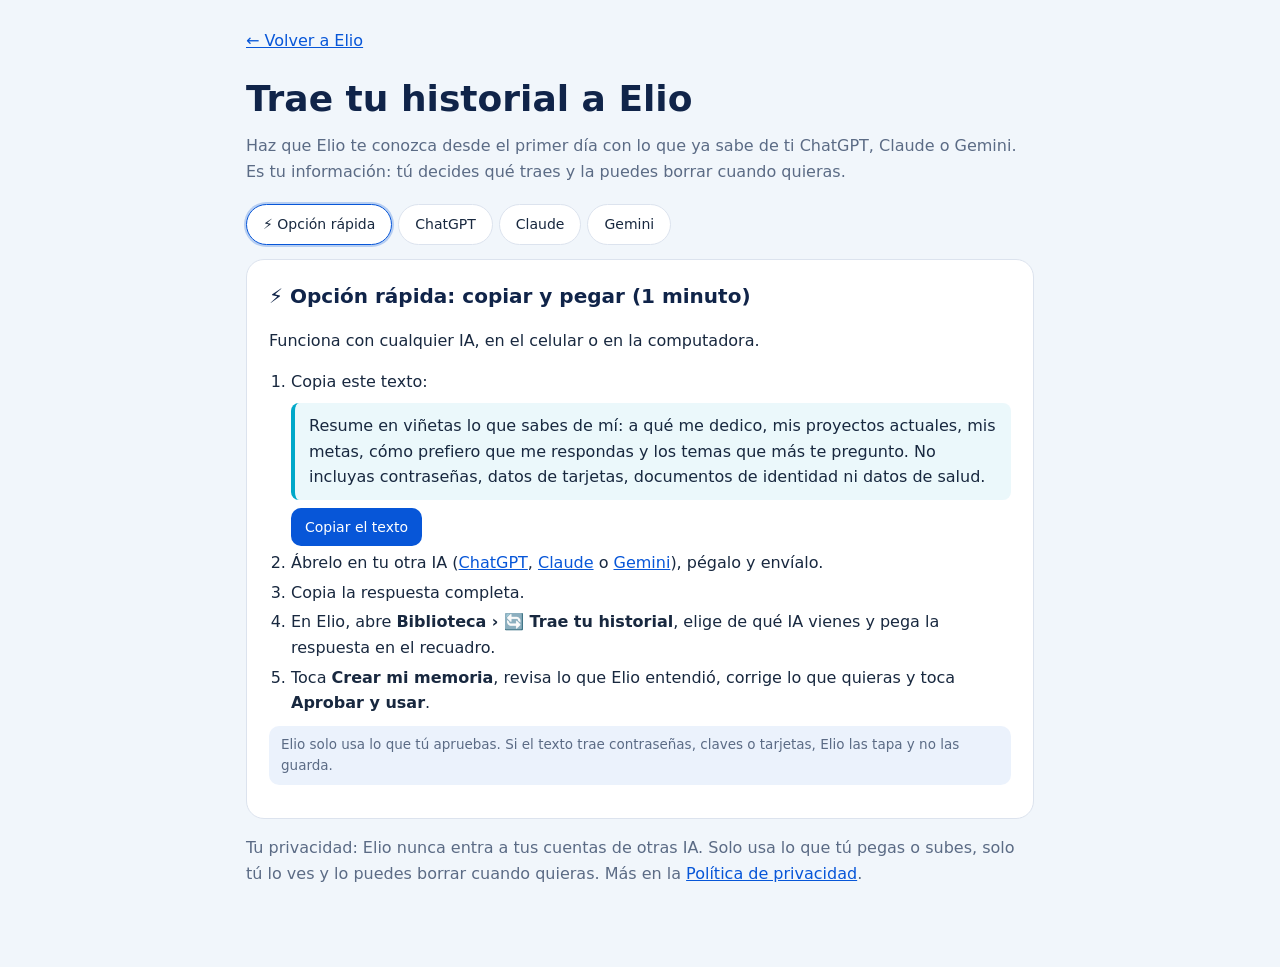
<file: trae-tu-historial.html>
<!doctype html>
<html lang="es">
<head>
<meta charset="utf-8">
<meta name="viewport" content="width=device-width,initial-scale=1">
<title>Trae tu historial · Elio</title>
<meta name="description" content="Cómo traer a Elio lo que ChatGPT, Claude o Gemini saben de ti, paso a paso en celular y computadora.">
<link rel="icon" href="img/Elio_Icono-48.png">
<style>
:root{--fondo:#F1F6FB;--texto:#18283F;--titulo:#102449;--suave:#5b6b85;--caja:#fff;--linea:#DCE3EE;--acento:#0756D8;--acento2:#00a8c9}
@media(prefers-color-scheme:dark){:root{--fondo:#0b1830;--texto:#e6eef9;--titulo:#fff;--suave:#9fb0c8;--caja:#10213d;--linea:#22385c;--acento:#00C6EB;--acento2:#22e4ff}}
*{box-sizing:border-box}
body{font-family:Manrope,system-ui,-apple-system,sans-serif;margin:0;background:var(--fondo);color:var(--texto);line-height:1.6}
main{max-width:820px;margin:0 auto;padding:28px 16px 60px}
a{color:var(--acento)}
h1{color:var(--titulo);font-size:clamp(26px,5vw,36px);margin:10px 0 6px}
h2{color:var(--titulo);font-size:20px;margin:0 0 6px}
h3{font-size:15px;margin:16px 0 6px;color:var(--titulo)}
.sub{color:var(--suave);margin:0 0 20px}
.pestanas{display:flex;gap:6px;flex-wrap:wrap;margin:18px 0 14px}
.pestanas button{border:1px solid var(--linea);background:var(--caja);color:var(--texto);border-radius:999px;padding:8px 16px;font:inherit;font-size:14px;cursor:pointer}
.pestanas button.on{border-color:var(--acento);box-shadow:0 0 0 2px color-mix(in srgb,var(--acento) 25%,transparent)}
section{background:var(--caja);border:1px solid var(--linea);border-radius:18px;padding:20px 22px;margin-bottom:16px}
section[hidden]{display:none}
ol{padding-left:22px;margin:6px 0}
li{margin:4px 0}
.ruta{font-weight:700}
.dato{font-size:13.5px;color:var(--suave);background:color-mix(in srgb,var(--acento) 8%,transparent);border-radius:10px;padding:8px 12px;margin-top:10px}
blockquote{margin:8px 0;padding:10px 14px;border-left:4px solid var(--acento2);background:color-mix(in srgb,var(--acento2) 8%,transparent);border-radius:8px}
.copiar{border:0;background:var(--acento);color:#fff;border-radius:10px;padding:8px 14px;font:inherit;font-size:14px;cursor:pointer}
.pronto{font-size:12px;padding:2px 9px;border-radius:999px;background:color-mix(in srgb,var(--acento) 15%,transparent);color:var(--acento)}
.volver{display:inline-block;margin-bottom:6px}
</style>
</head>
<body>
<main>
  <a class="volver" href="./">← Volver a Elio</a>
  <h1>Trae tu historial a Elio</h1>
  <p class="sub">Haz que Elio te conozca desde el primer día con lo que ya sabe de ti ChatGPT, Claude o Gemini. Es tu información: tú decides qué traes y la puedes borrar cuando quieras.</p>

  <div class="pestanas" role="tablist">
    <button class="on" data-tab="rapido" role="tab">⚡ Opción rápida</button>
    <button data-tab="chatgpt" role="tab">ChatGPT</button>
    <button data-tab="claude" role="tab">Claude</button>
    <button data-tab="gemini" role="tab">Gemini</button>
  </div>

  <section id="rapido">
    <h2>⚡ Opción rápida: copiar y pegar (1 minuto)</h2>
    <p>Funciona con cualquier IA, en el celular o en la computadora.</p>
    <ol>
      <li>Copia este texto:
        <blockquote id="prompt">Resume en viñetas lo que sabes de mí: a qué me dedico, mis proyectos actuales, mis metas, cómo prefiero que me respondas y los temas que más te pregunto. No incluyas contraseñas, datos de tarjetas, documentos de identidad ni datos de salud.</blockquote>
        <button class="copiar" id="copiar" type="button">Copiar el texto</button></li>
      <li>Ábrelo en tu otra IA (<a href="https://chatgpt.com/" target="_blank" rel="noopener noreferrer">ChatGPT</a>, <a href="https://claude.ai/" target="_blank" rel="noopener noreferrer">Claude</a> o <a href="https://gemini.google.com/" target="_blank" rel="noopener noreferrer">Gemini</a>), pégalo y envíalo.</li>
      <li>Copia la respuesta completa.</li>
      <li>En Elio, abre <span class="ruta">Biblioteca › 🔄 Trae tu historial</span>, elige de qué IA vienes y pega la respuesta en el recuadro.</li>
      <li>Toca <span class="ruta">Crear mi memoria</span>, revisa lo que Elio entendió, corrige lo que quieras y toca <span class="ruta">Aprobar y usar</span>.</li>
    </ol>
    <p class="dato">Elio solo usa lo que tú apruebas. Si el texto trae contraseñas, claves o tarjetas, Elio las tapa y no las guarda.</p>
  </section>

  <section id="chatgpt" hidden>
    <h2>Descargar tu historial de ChatGPT</h2>
    <h3>En la computadora</h3>
    <ol>
      <li>Entra a <a href="https://chatgpt.com/" target="_blank" rel="noopener noreferrer">chatgpt.com</a> con tu cuenta.</li>
      <li>Abre el menú de tu perfil y elige <span class="ruta">Settings</span> (Configuración).</li>
      <li>Entra a <span class="ruta">Data controls</span> (Controles de datos).</li>
      <li>En <span class="ruta">Export data</span> (Exportar datos), toca <span class="ruta">Export</span> y luego <span class="ruta">Confirm export</span>.</li>
    </ol>
    <h3>En el celular</h3>
    <ol>
      <li>En la app de ChatGPT, abre tu cuenta o <span class="ruta">Settings</span>.</li>
      <li>Entra a <span class="ruta">Data controls › Export data</span> y confirma.</li>
      <li>Si la app te ofrece <span class="ruta">Open ChatGPT on web</span>, ábrelo, entra con la misma cuenta y sigue los pasos de la computadora.</li>
    </ol>
    <p class="dato">Te llega un correo con un enlace para descargar un archivo ZIP. <b>El enlace dura 24 horas.</b> Si no abre en el celular, ábrelo en una computadora con tu cuenta iniciada. Fuente: Centro de ayuda de OpenAI, «Exporting your ChatGPT history and data».</p>
    <p>Subir el ZIP completo a Elio: <span class="pronto">Muy pronto</span>. Mientras tanto, usa la <a href="#" data-ir="rapido">opción rápida</a>.</p>
  </section>

  <section id="claude" hidden>
    <h2>Descargar tu historial de Claude</h2>
    <h3>En la computadora (web o app de escritorio)</h3>
    <ol>
      <li>Entra a <a href="https://claude.ai/" target="_blank" rel="noopener noreferrer">claude.ai</a> con tu cuenta.</li>
      <li>Toca tus iniciales (abajo a la izquierda) y elige <span class="ruta">Settings</span>.</li>
      <li>Entra a <span class="ruta">Privacy</span> (Privacidad) y toca <span class="ruta">Export data</span> (Exportar datos).</li>
    </ol>
    <h3>En el celular</h3>
    <p>La app de Claude para celular no tiene esta opción: haz la descarga desde una computadora. El correo sí lo puedes abrir en el celular.</p>
    <p class="dato">Te llega un correo con un enlace a un ZIP con tus conversaciones. <b>El enlace dura 24 horas</b> y hay que tener la sesión de Claude iniciada para descargarlo.</p>
    <p>Subir el ZIP completo a Elio: <span class="pronto">Muy pronto</span>. Mientras tanto, usa la <a href="#" data-ir="rapido">opción rápida</a>.</p>
  </section>

  <section id="gemini" hidden>
    <h2>Descargar tu historial de Gemini</h2>
    <h3>En la computadora o el celular (con el navegador)</h3>
    <ol>
      <li>Entra a <a href="https://takeout.google.com/" target="_blank" rel="noopener noreferrer">takeout.google.com</a> con la misma cuenta de Google que usas en Gemini.</li>
      <li>Toca <span class="ruta">Desmarcar todo</span>.</li>
      <li>Marca <span class="ruta">Mi Actividad</span> y toca <span class="ruta">Se han incluido todos los datos de actividades</span>.</li>
      <li>En la ventana, toca <span class="ruta">Desmarcar todo</span>, marca solo <span class="ruta">Aplicaciones de Gemini</span> y toca <span class="ruta">Aceptar</span>.</li>
      <li>Baja y toca <span class="ruta">Siguiente paso</span>. Elige <span class="ruta">Enviar enlace de descarga por correo</span>, <span class="ruta">Exportar una vez</span> y el formato <span class="ruta">.zip</span>.</li>
      <li>Toca <span class="ruta">Crear exportación</span>.</li>
    </ol>
    <p class="dato">Puede tardar desde unas horas hasta varios días (casi siempre llega el mismo día). <b>El enlace dura 7 días.</b> Fuente: Ayuda de Aplicaciones de Gemini, «Descargar tus datos de las aplicaciones de Gemini».</p>
    <p>Subir el ZIP completo a Elio: <span class="pronto">Muy pronto</span>. Mientras tanto, usa la <a href="#" data-ir="rapido">opción rápida</a>.</p>
  </section>

  <p class="sub">Tu privacidad: Elio nunca entra a tus cuentas de otras IA. Solo usa lo que tú pegas o subes, solo tú lo ves y lo puedes borrar cuando quieras. Más en la <a href="privacidad.html">Política de privacidad</a>.</p>
</main>
<script>
const ir = (id) => {
  document.querySelectorAll('section').forEach((s) => { s.hidden = s.id !== id; });
  document.querySelectorAll('[data-tab]').forEach((b) => b.classList.toggle('on', b.dataset.tab === id));
};
document.querySelectorAll('[data-tab]').forEach((b) => b.addEventListener('click', () => ir(b.dataset.tab)));
document.querySelectorAll('[data-ir]').forEach((a) => a.addEventListener('click', (e) => { e.preventDefault(); ir(a.dataset.ir); scrollTo({ top: 0, behavior: 'smooth' }); }));
if (['chatgpt', 'claude', 'gemini'].includes(location.hash.slice(1))) ir(location.hash.slice(1));
document.getElementById('copiar').addEventListener('click', (e) => {
  navigator.clipboard.writeText(document.getElementById('prompt').textContent).then(() => { e.target.textContent = 'Copiado ✔'; setTimeout(() => { e.target.textContent = 'Copiar el texto'; }, 2000); });
});
</script>
</body>
</html>
</file>
